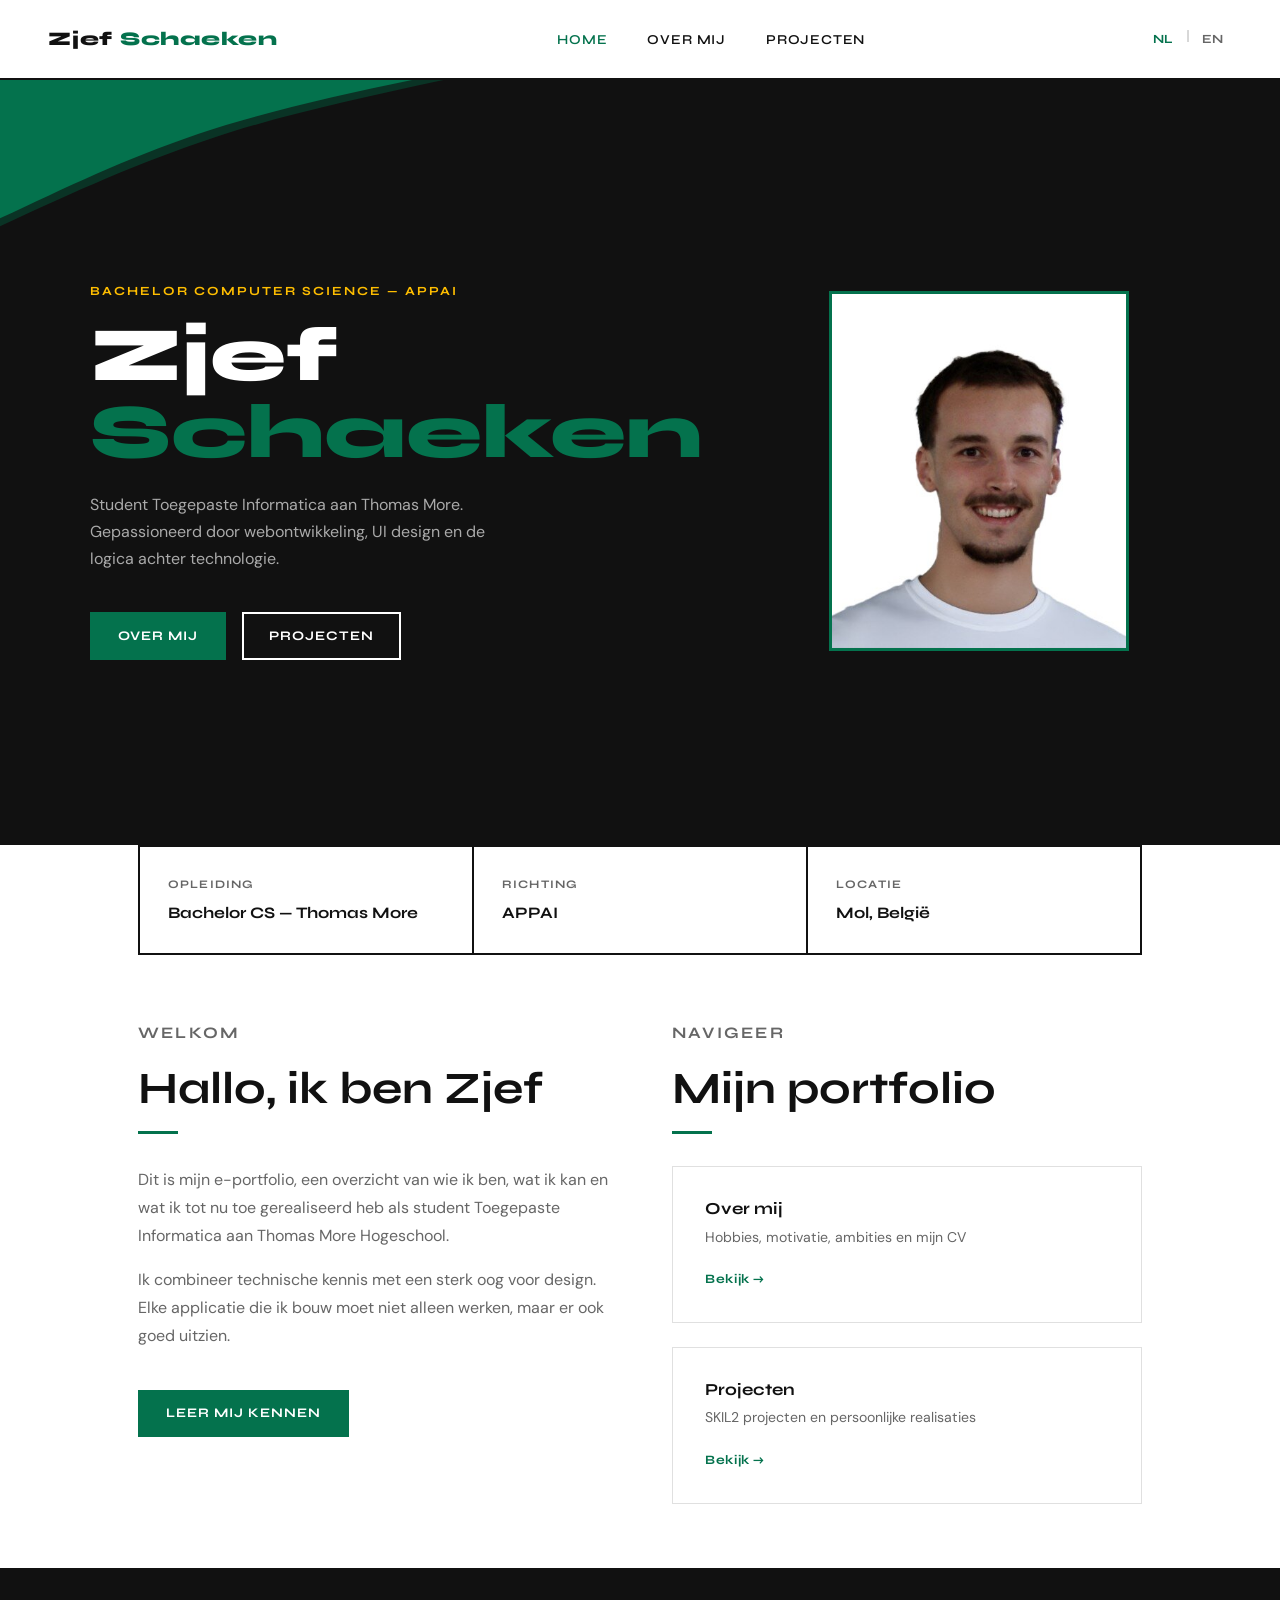
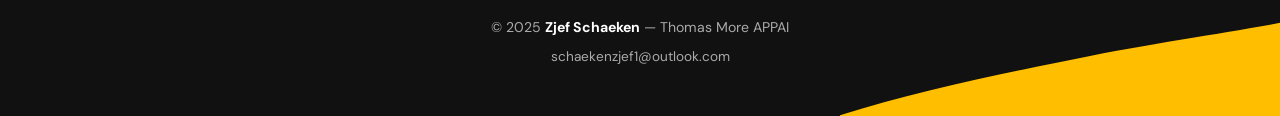
<file: index.html>
<!DOCTYPE html>
<html lang="nl">
<head>
  <meta charset="UTF-8" />
  <meta name="viewport" content="width=device-width, initial-scale=1.0" />
  <title>Zjef Schaeken — Portfolio</title>
  <link rel="icon" href="favicon.svg" type="image/svg+xml" />
  <link rel="stylesheet" href="css/base.css" />
  <link rel="stylesheet" href="css/nav.css" />
  <link rel="stylesheet" href="css/layout.css" />
  <link rel="stylesheet" href="css/components.css" />
  <link rel="stylesheet" href="css/home.css" />
</head>
<body>

  <!-- NAV -->
  <nav>
    <span class="nav-logo">Zjef <span>Schaeken</span></span>
    <ul class="nav-links">
      <li><a href="index.html">Home</a></li>
      <li><a href="about.html">Over mij</a></li>
      <li><a href="projects.html">Projecten</a></li>
    </ul>
    <div class="nav-right">
      <div class="nav-lang">
        <a href="index.html"    data-lang="nl">NL</a>
        <span>|</span>
        <a href="index_en.html" data-lang="en">EN</a>
      </div>
      <button class="nav-toggle"><span></span><span></span><span></span></button>
    </div>
  </nav>

  <div class="page-content">

    <!-- HERO -->
    <section class="hero has-wave fade-up">
      <img class="wave-green-tl" src="images/wave-green-tl.svg" alt="" />

      <div class="hero-inner">
        <div>
          <p class="hero-label">Bachelor Computer Science — APPAI</p>
          <h1 class="hero-name">Zjef<br><span class="hero-name-last">Schaeken</span></h1>
          <p class="hero-sub">
            Student Toegepaste Informatica aan Thomas More.
            Gepassioneerd door webontwikkeling, UI design en de logica achter technologie.
          </p>
          <div class="hero-btns">
            <a href="about.html" class="btn btn-green">Over mij</a>
            <a href="projects.html" class="btn btn-white">Projecten</a>
          </div>
        </div>

        <div class="hero-photo">
          <img src="images/foto.jpg" alt="Zjef Schaeken"
               onerror="this.outerHTML='<div class=\'hero-photo-placeholder\'>Voeg foto.jpg toe aan de map</div>'" />
        </div>
      </div>
    </section>

    <!-- INFO BLOKKEN -->
    <div style="max-width:1100px; margin:0 auto; padding:0 3rem">
      <div class="info-row fade-up">
        <div class="info-block">
          <div class="info-block-label">Opleiding</div>
          <div class="info-block-value">Bachelor CS — Thomas More</div>
        </div>
        <div class="info-block">
          <div class="info-block-label">Richting</div>
          <div class="info-block-value">APPAI</div>
        </div>
        <div class="info-block">
          <div class="info-block-label">Locatie</div>
          <div class="info-block-value">Mol, België</div>
        </div>
      </div>
    </div>

    <!-- INTRO -->
    <div style="max-width:1100px; margin:0 auto; padding:0 3rem">
      <div class="intro-grid">
        <div class="fade-up">
          <p class="section-label">Welkom</p>
          <h2 class="section-title">Hallo, ik ben Zjef</h2>
          <div class="title-line"></div>
          <p>
            Dit is mijn e-portfolio, een overzicht van wie ik ben,
            wat ik kan en wat ik tot nu toe gerealiseerd heb als student
            Toegepaste Informatica aan Thomas More Hogeschool.
          </p>
          <p>
            Ik combineer technische kennis met een sterk oog voor design.
            Elke applicatie die ik bouw moet niet alleen werken, maar er ook
            goed uitzien.
          </p>
          <a href="about.html" class="btn btn-green" style="margin-top:1.5rem">Leer mij kennen</a>
        </div>

        <div class="fade-up delay-2">
          <p class="section-label">Navigeer</p>
          <h2 class="section-title">Mijn portfolio</h2>
          <div class="title-line"></div>
          <div class="nav-cards-grid" style="grid-template-columns:1fr; margin-top:0">
            <a href="about.html" class="nav-card">
              <h3>Over mij</h3>
              <p>Hobbies, motivatie, ambities en mijn CV</p>
              <span class="nav-card-arrow">Bekijk →</span>
            </a>
            <a href="projects.html" class="nav-card">
              <h3>Projecten</h3>
              <p>SKIL2 projecten en persoonlijke realisaties</p>
              <span class="nav-card-arrow">Bekijk →</span>
            </a>
          </div>
        </div>
      </div>
    </div>

    <!-- FOOTER -->
    <div class="has-wave section-black" style="padding:3rem; text-align:center; position:relative; overflow:hidden">
      <img class="wave-orange-br" src="images/wave-orange-br.svg" alt="" />
      <div style="position:relative; z-index:1">
        <p style="color:#aaa; font-size:0.88rem">
          &copy; 2025 <strong style="color:white">Zjef Schaeken</strong> — Thomas More APPAI
        </p>
        <p style="margin-top:0.5rem; font-size:0.85rem; color:#555">
          <a href="mailto:schaekenzjef1@outlook.com" style="color:#aaa">schaekenzjef1@outlook.com</a>
        </p>
      </div>
    </div>

  </div>

  <script src="nav.js"></script>
</body>
</html>
</file>
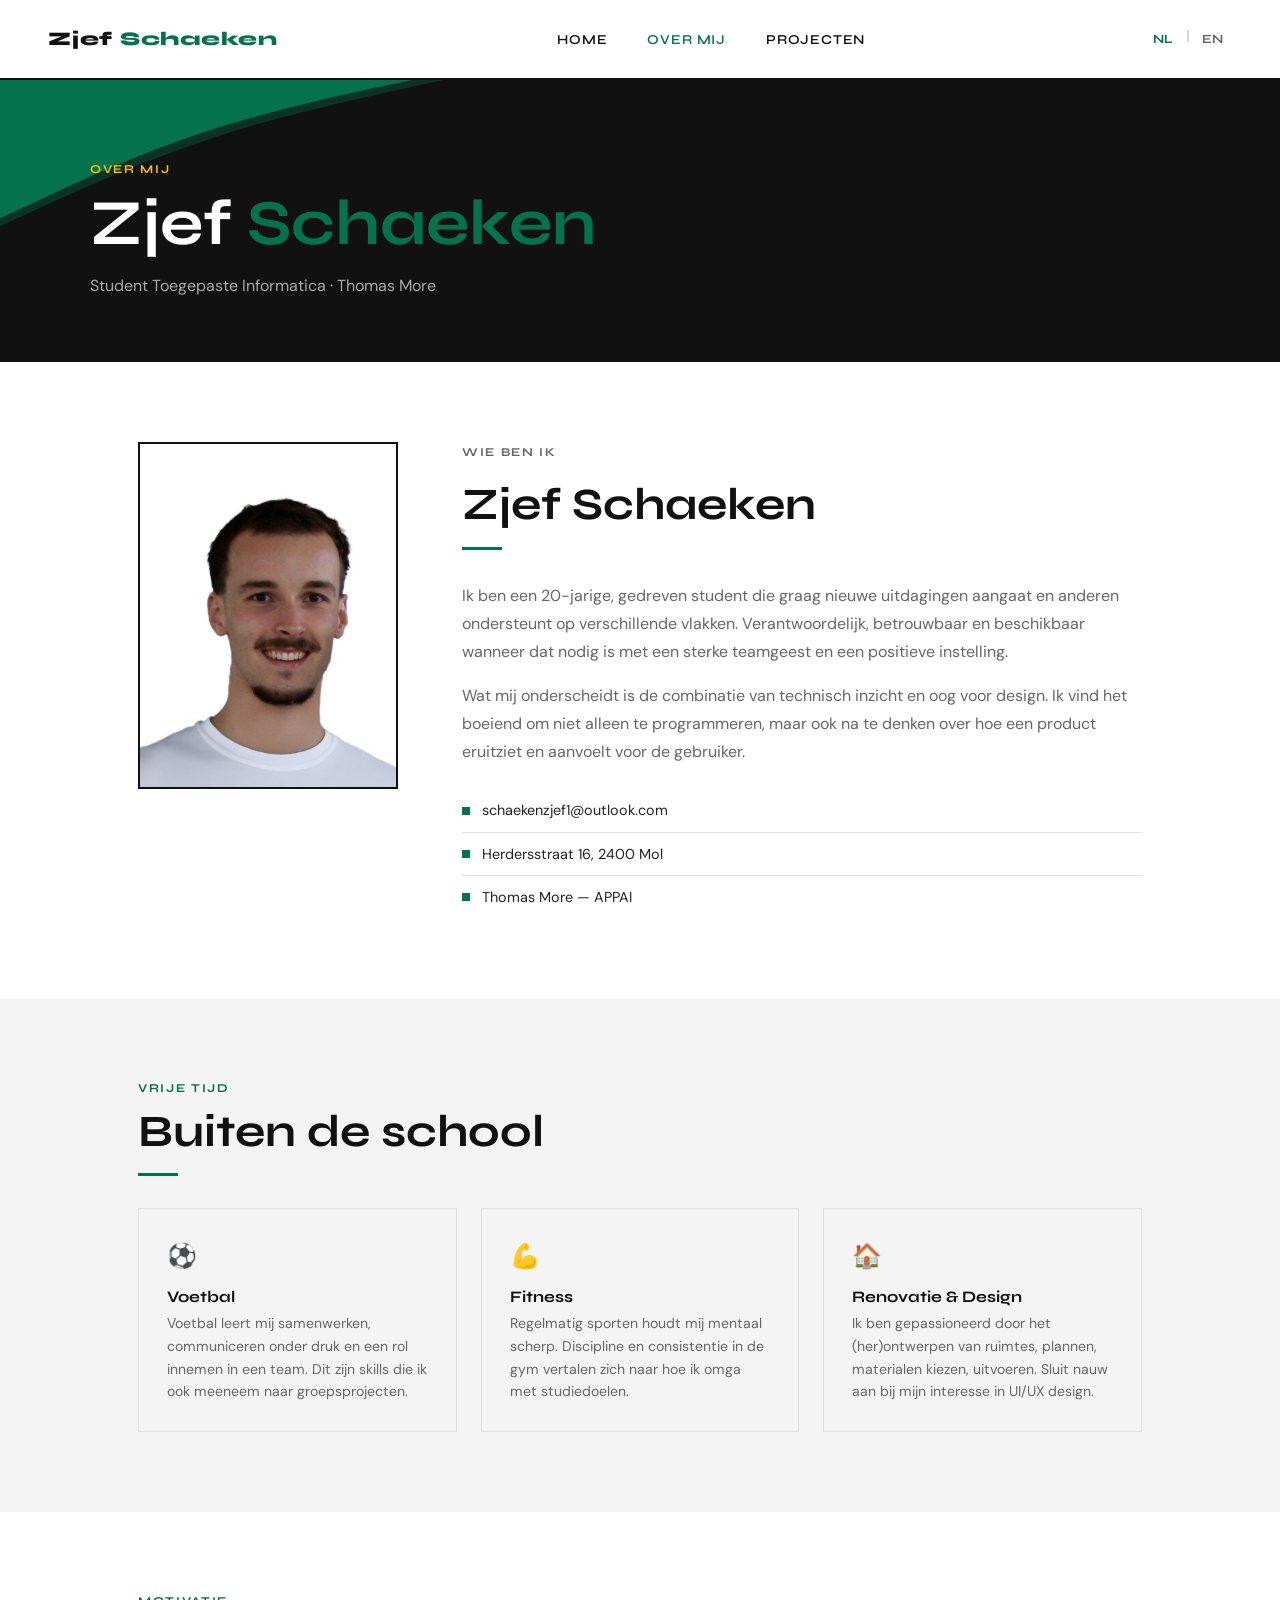
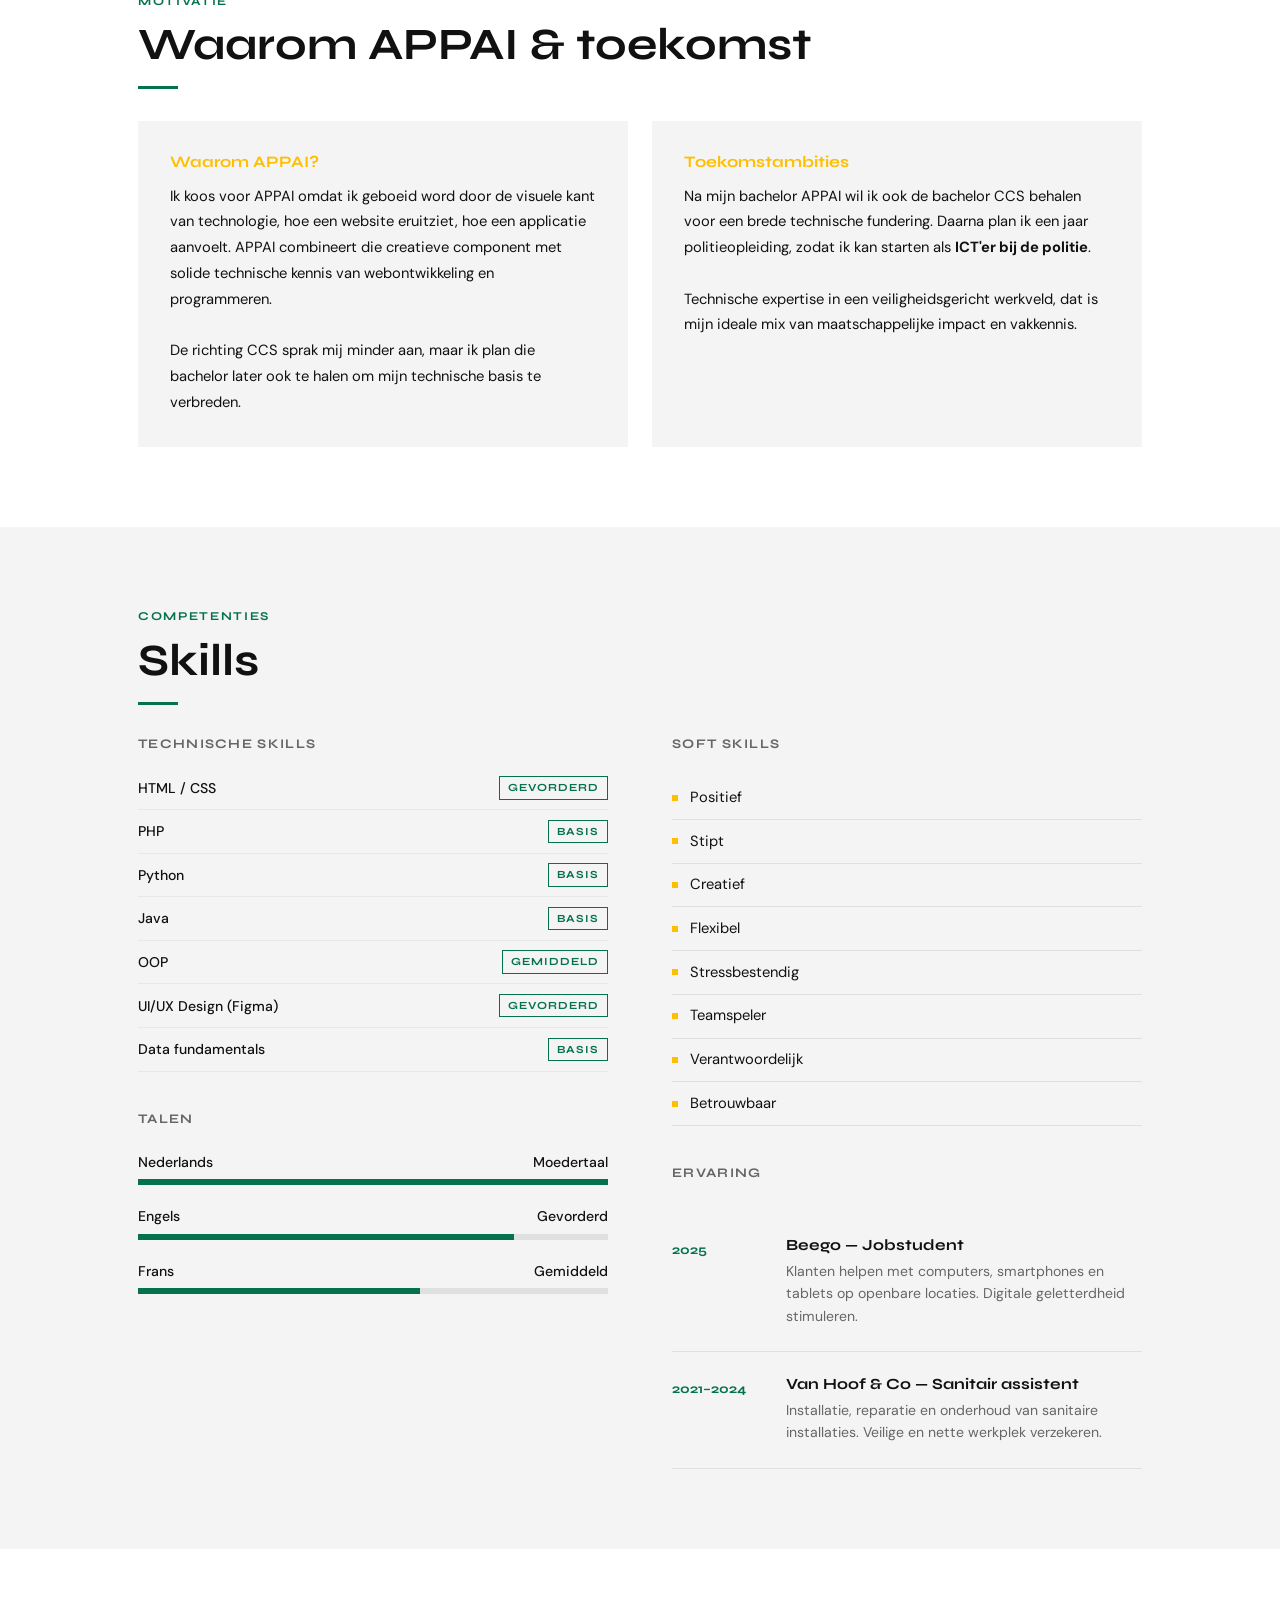
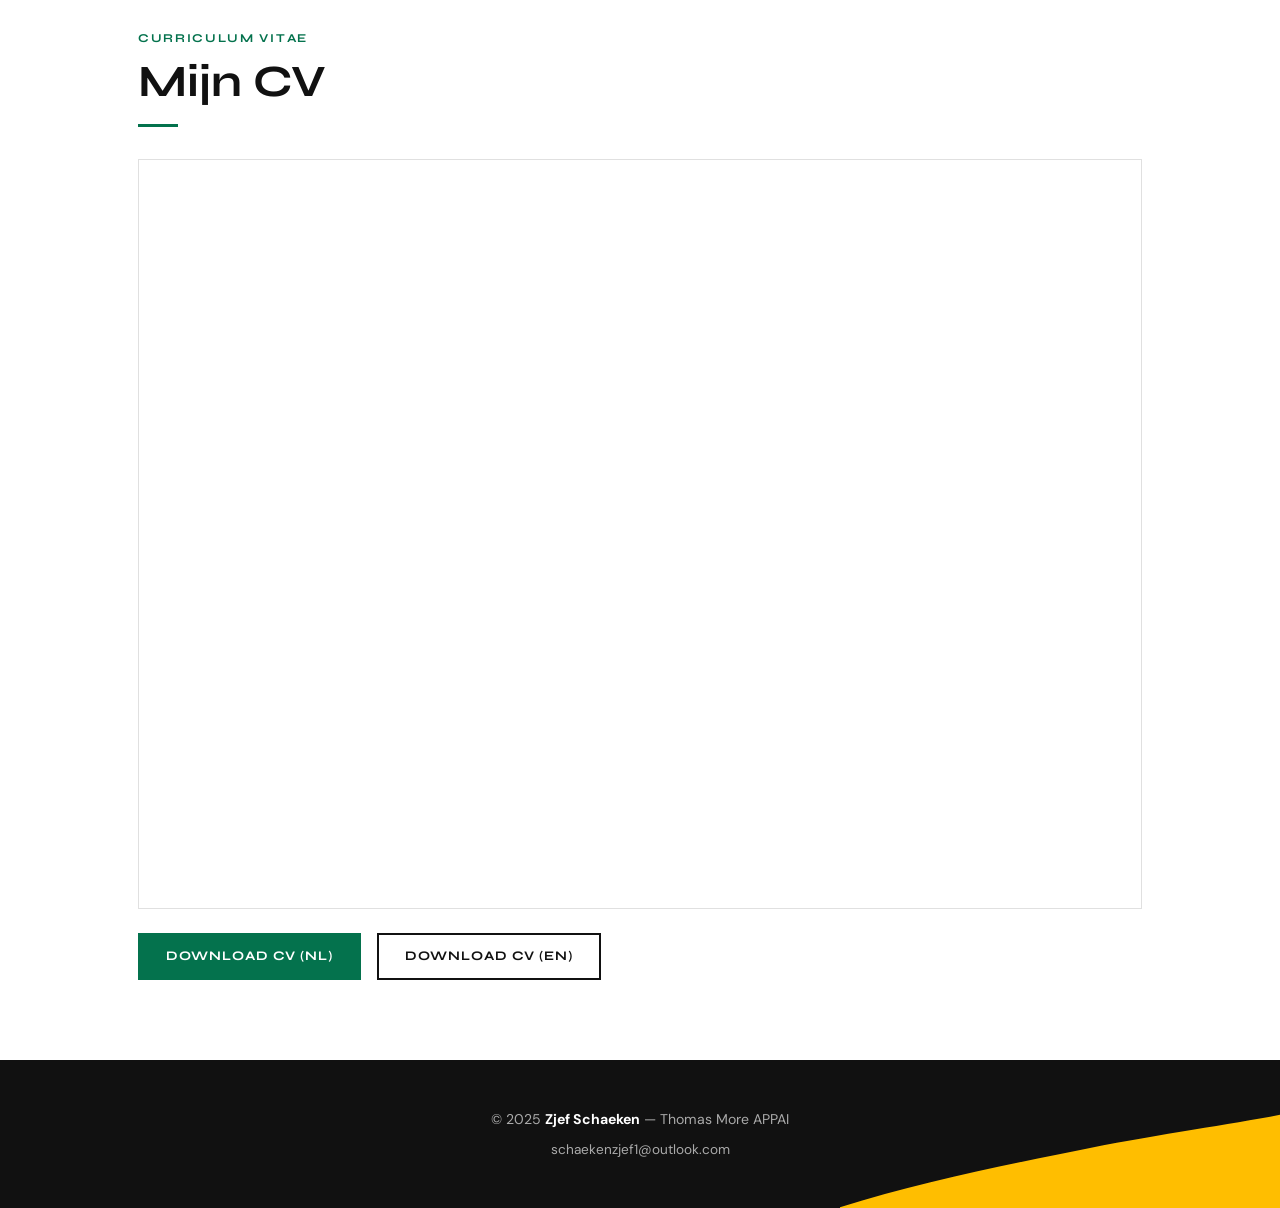
<file: about.html>
<!DOCTYPE html>
<html lang="nl">
<head>
  <meta charset="UTF-8" />
  <meta name="viewport" content="width=device-width, initial-scale=1.0" />
  <title>Over mij — Zjef Schaeken</title>
  <link rel="icon" href="favicon.svg" type="image/svg+xml" />
  <link rel="stylesheet" href="css/base.css" />
  <link rel="stylesheet" href="css/nav.css" />
  <link rel="stylesheet" href="css/layout.css" />
  <link rel="stylesheet" href="css/components.css" />
  <link rel="stylesheet" href="css/about.css" />
</head>
<body>

  <nav>
    <span class="nav-logo">Zjef <span>Schaeken</span></span>
    <ul class="nav-links">
      <li><a href="index.html">Home</a></li>
      <li><a href="about.html">Over mij</a></li>
      <li><a href="projects.html">Projecten</a></li>
    </ul>
    <div class="nav-right">
      <div class="nav-lang">
        <a href="about.html"    data-lang="nl">NL</a>
        <span>|</span>
        <a href="about_en.html" data-lang="en">EN</a>
      </div>
      <button class="nav-toggle"><span></span><span></span><span></span></button>
    </div>
  </nav>

  <div class="page-content">

    <!-- PAGE HEADER -->
    <header class="page-header has-wave fade-up">
      <img class="wave-green-tl" src="images/wave-green-tl.svg" alt="" />
      <div class="page-header-inner" style="position:relative;z-index:1">
        <p class="section-label" style="color:var(--orange)">Over mij</p>
        <h1>Zjef <span>Schaeken</span></h1>
        <p style="color:#aaa; margin-top:0.75rem">Student Toegepaste Informatica · Thomas More</p>
      </div>
    </header>

    <!-- INTRO MET FOTO -->
    <div class="section">
      <div class="about-intro">
        <div class="about-photo fade-up">
          <img src="images/foto.jpg" alt="Zjef Schaeken"
               onerror="this.outerHTML='<div class=\'about-photo-placeholder\'>foto.jpg</div>'" />
        </div>

        <div class="about-text fade-up delay-2">
          <p class="section-label">Wie ben ik</p>
          <h2 class="section-title">Zjef Schaeken</h2>
          <div class="title-line"></div>
          <p>
            Ik ben een 20-jarige, gedreven student die graag nieuwe uitdagingen aangaat
            en anderen ondersteunt op verschillende vlakken. Verantwoordelijk,
            betrouwbaar en beschikbaar wanneer dat nodig is met een sterke teamgeest
            en een positieve instelling.
          </p>
          <p>
            Wat mij onderscheidt is de combinatie van technisch inzicht en oog voor
            design. Ik vind het boeiend om niet alleen te programmeren, maar ook na te
            denken over hoe een product eruitziet en aanvoelt voor de gebruiker.
          </p>

          <ul class="contact-list">
            <li><span class="contact-icon"></span> schaekenzjef1@outlook.com</li>
            <li><span class="contact-icon"></span> Herdersstraat 16, 2400 Mol</li>
            <li><span class="contact-icon"></span> Thomas More — APPAI</li>
          </ul>
        </div>
      </div>
    </div>

    <!-- HOBBIES -->
    <div class="section-full section-gray has-wave" style="position:relative; overflow:hidden">
      <div class="section" style="padding-top:0; padding-bottom:0">
        <p class="section-label">Vrije tijd</p>
        <h2 class="section-title">Buiten de school</h2>
        <div class="title-line"></div>

        <div class="hobbies-grid">
          <div class="hobby-item fade-up delay-1">
            <div class="hobby-icon">⚽</div>
            <h3>Voetbal</h3>
            <p>Voetbal leert mij samenwerken, communiceren onder druk en
               een rol innemen in een team. Dit zijn skills die ik ook meeneem
               naar groepsprojecten.</p>
          </div>
          <div class="hobby-item fade-up delay-2">
            <div class="hobby-icon">💪</div>
            <h3>Fitness</h3>
            <p>Regelmatig sporten houdt mij mentaal scherp. Discipline
               en consistentie in de gym vertalen zich naar hoe ik omga
               met studiedoelen.</p>
          </div>
          <div class="hobby-item fade-up delay-3">
            <div class="hobby-icon">🏠</div>
            <h3>Renovatie &amp; Design</h3>
            <p>Ik ben gepassioneerd door het (her)ontwerpen van ruimtes,
               plannen, materialen kiezen, uitvoeren. Sluit nauw aan bij
               mijn interesse in UI/UX design.</p>
          </div>
        </div>
      </div>
    </div>

    <!-- MOTIVATIE -->
    <div class="section">
      <p class="section-label">Motivatie</p>
      <h2 class="section-title">Waarom APPAI &amp; toekomst</h2>
      <div class="title-line"></div>

      <div class="motivation-grid">
        <div class="motivation-block fade-up delay-1">
          <h3>Waarom APPAI?</h3>
          <p>
            Ik koos voor APPAI omdat ik geboeid word door de visuele kant
            van technologie, hoe een website eruitziet, hoe een applicatie
            aanvoelt. APPAI combineert die creatieve component met solide
            technische kennis van webontwikkeling en programmeren.
            <br><br>
            De richting CCS sprak mij minder aan, maar ik plan die bachelor
            later ook te halen om mijn technische basis te verbreden.
          </p>
        </div>
        <div class="motivation-block fade-up delay-2">
          <h3>Toekomstambities</h3>
          <p>
            Na mijn bachelor APPAI wil ik ook de bachelor CCS behalen voor
            een brede technische fundering. Daarna plan ik een jaar
            politieopleiding, zodat ik kan starten als
            <strong>ICT'er bij de politie</strong>.
            <br><br>
            Technische expertise in een veiligheidsgericht werkveld,
            dat is mijn ideale mix van maatschappelijke impact en vakkennis.
          </p>
        </div>
      </div>
    </div>

    <!-- SKILLS -->
    <div class="section-full section-gray">
      <div class="section" style="padding-top:0; padding-bottom:0">
        <p class="section-label">Competenties</p>
        <h2 class="section-title">Skills</h2>
        <div class="title-line"></div>

        <div class="skills-grid">
          <div class="skills-col">
            <h3>Technische skills</h3>

            <div class="skill-item">
              <div class="skill-label"><span>HTML / CSS</span><span class="skill-tag">Gevorderd</span></div>
            </div>
            <div class="skill-item">
              <div class="skill-label"><span>PHP</span><span class="skill-tag">Basis</span></div>
            </div>
            <div class="skill-item">
              <div class="skill-label"><span>Python</span><span class="skill-tag">Basis</span></div>
            </div>
            <div class="skill-item">
              <div class="skill-label"><span>Java</span><span class="skill-tag">Basis</span></div>
            </div>
            <div class="skill-item">
              <div class="skill-label"><span>OOP</span><span class="skill-tag">Gemiddeld</span></div>
            </div>
            <div class="skill-item">
              <div class="skill-label"><span>UI/UX Design (Figma)</span><span class="skill-tag">Gevorderd</span></div>
            </div>
            <div class="skill-item">
              <div class="skill-label"><span>Data fundamentals</span><span class="skill-tag">Basis</span></div>
            </div>

            <h3 style="margin-top:2.5rem">Talen</h3>
            <div class="skill-item">
              <div class="skill-label"><span>Nederlands</span><span>Moedertaal</span></div>
              <div class="skill-track"><div class="skill-fill" data-width="100"></div></div>
            </div>
            <div class="skill-item">
              <div class="skill-label"><span>Engels</span><span>Gevorderd</span></div>
              <div class="skill-track"><div class="skill-fill" data-width="80"></div></div>
            </div>
            <div class="skill-item">
              <div class="skill-label"><span>Frans</span><span>Gemiddeld</span></div>
              <div class="skill-track"><div class="skill-fill" data-width="60"></div></div>
            </div>
          </div>

          <div class="skills-col">
            <h3>Soft skills</h3>
            <ul class="soft-list">
              <li>Positief</li>
              <li>Stipt</li>
              <li>Creatief</li>
              <li>Flexibel</li>
              <li>Stressbestendig</li>
              <li>Teamspeler</li>
              <li>Verantwoordelijk</li>
              <li>Betrouwbaar</li>
            </ul>

            <h3 style="margin-top:2.5rem">Ervaring</h3>
            <div class="timeline">
              <div class="timeline-item">
                <span class="timeline-year">2025</span>
                <div>
                  <h4>Beego — Jobstudent</h4>
                  <p>Klanten helpen met computers, smartphones en tablets
                     op openbare locaties. Digitale geletterdheid stimuleren.</p>
                </div>
              </div>
              <div class="timeline-item">
                <span class="timeline-year">2021–2024</span>
                <div>
                  <h4>Van Hoof &amp; Co — Sanitair assistent</h4>
                  <p>Installatie, reparatie en onderhoud van sanitaire
                     installaties. Veilige en nette werkplek verzekeren.</p>
                </div>
              </div>
            </div>
          </div>
        </div>
      </div>
    </div>

    <!-- CV -->
    <div class="section">
      <p class="section-label">Curriculum Vitae</p>
      <h2 class="section-title">Mijn CV</h2>
      <div class="title-line"></div>

      <iframe class="cv-viewer"
              src="CV_Zjef_Schaeken_NL.pdf"
              title="CV Zjef Schaeken">
        <a href="CV_Zjef_Schaeken_NL.pdf">Download CV</a>
      </iframe>

      <div class="cv-btns">
        <a href="CV_Zjef_Schaeken_NL.pdf" download="CV_Zjef_Schaeken_NL.pdf" class="btn btn-green">
          Download CV (NL)
        </a>
        <a href="CV_Zjef_Schaeken_EN.pdf" download="CV_Zjef_Schaeken_EN.pdf" class="btn">
          Download CV (EN)
        </a>
      </div>
    </div>

    <!-- FOOTER -->
    <div class="has-wave section-black" style="padding:3rem; text-align:center; position:relative; overflow:hidden">
      <img class="wave-orange-br" src="images/wave-orange-br.svg" alt="" />
      <div style="position:relative;z-index:1">
        <p style="color:#aaa; font-size:0.88rem">
          &copy; 2025 <strong style="color:white">Zjef Schaeken</strong> — Thomas More APPAI
        </p>
        <p style="margin-top:0.5rem; font-size:0.85rem; color:#555">
          <a href="mailto:schaekenzjef1@outlook.com" style="color:#aaa">schaekenzjef1@outlook.com</a>
        </p>
      </div>
    </div>

  </div>

  <script src="nav.js"></script>
</body>
</html>
</file>
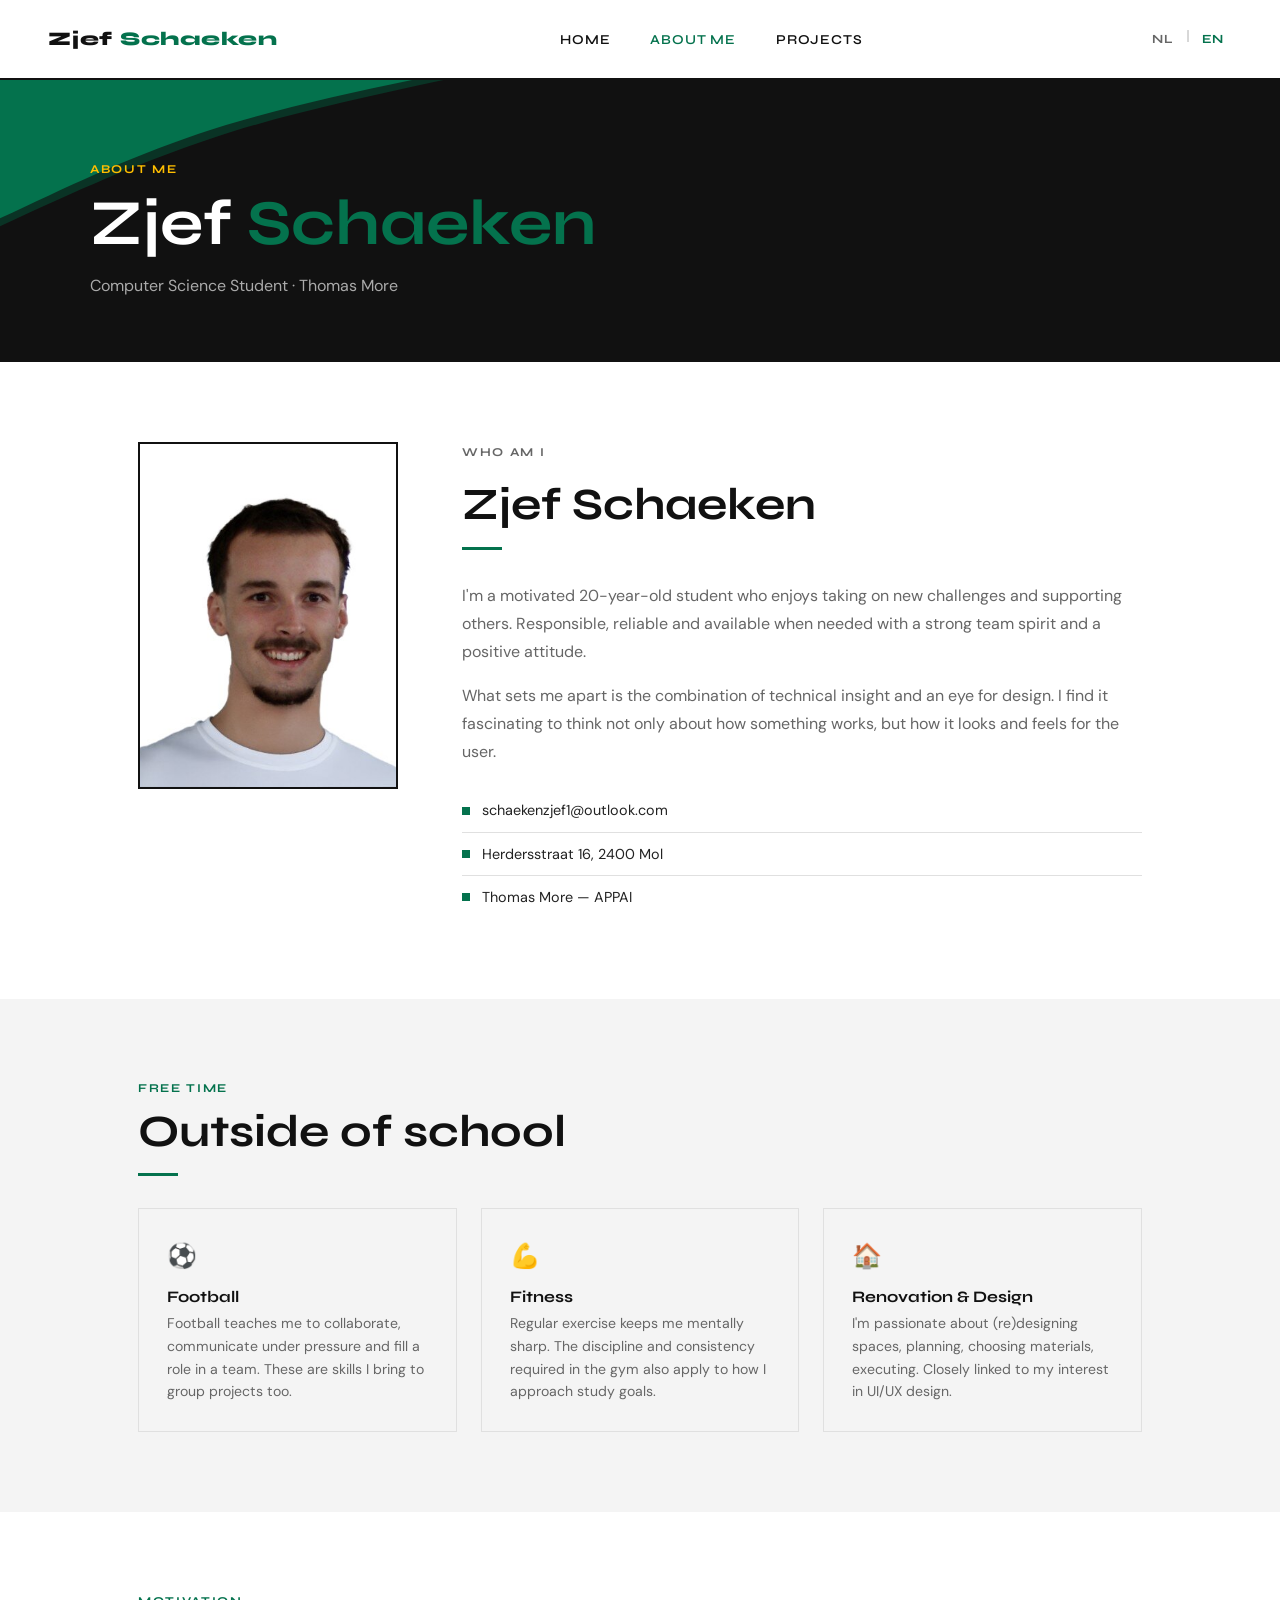
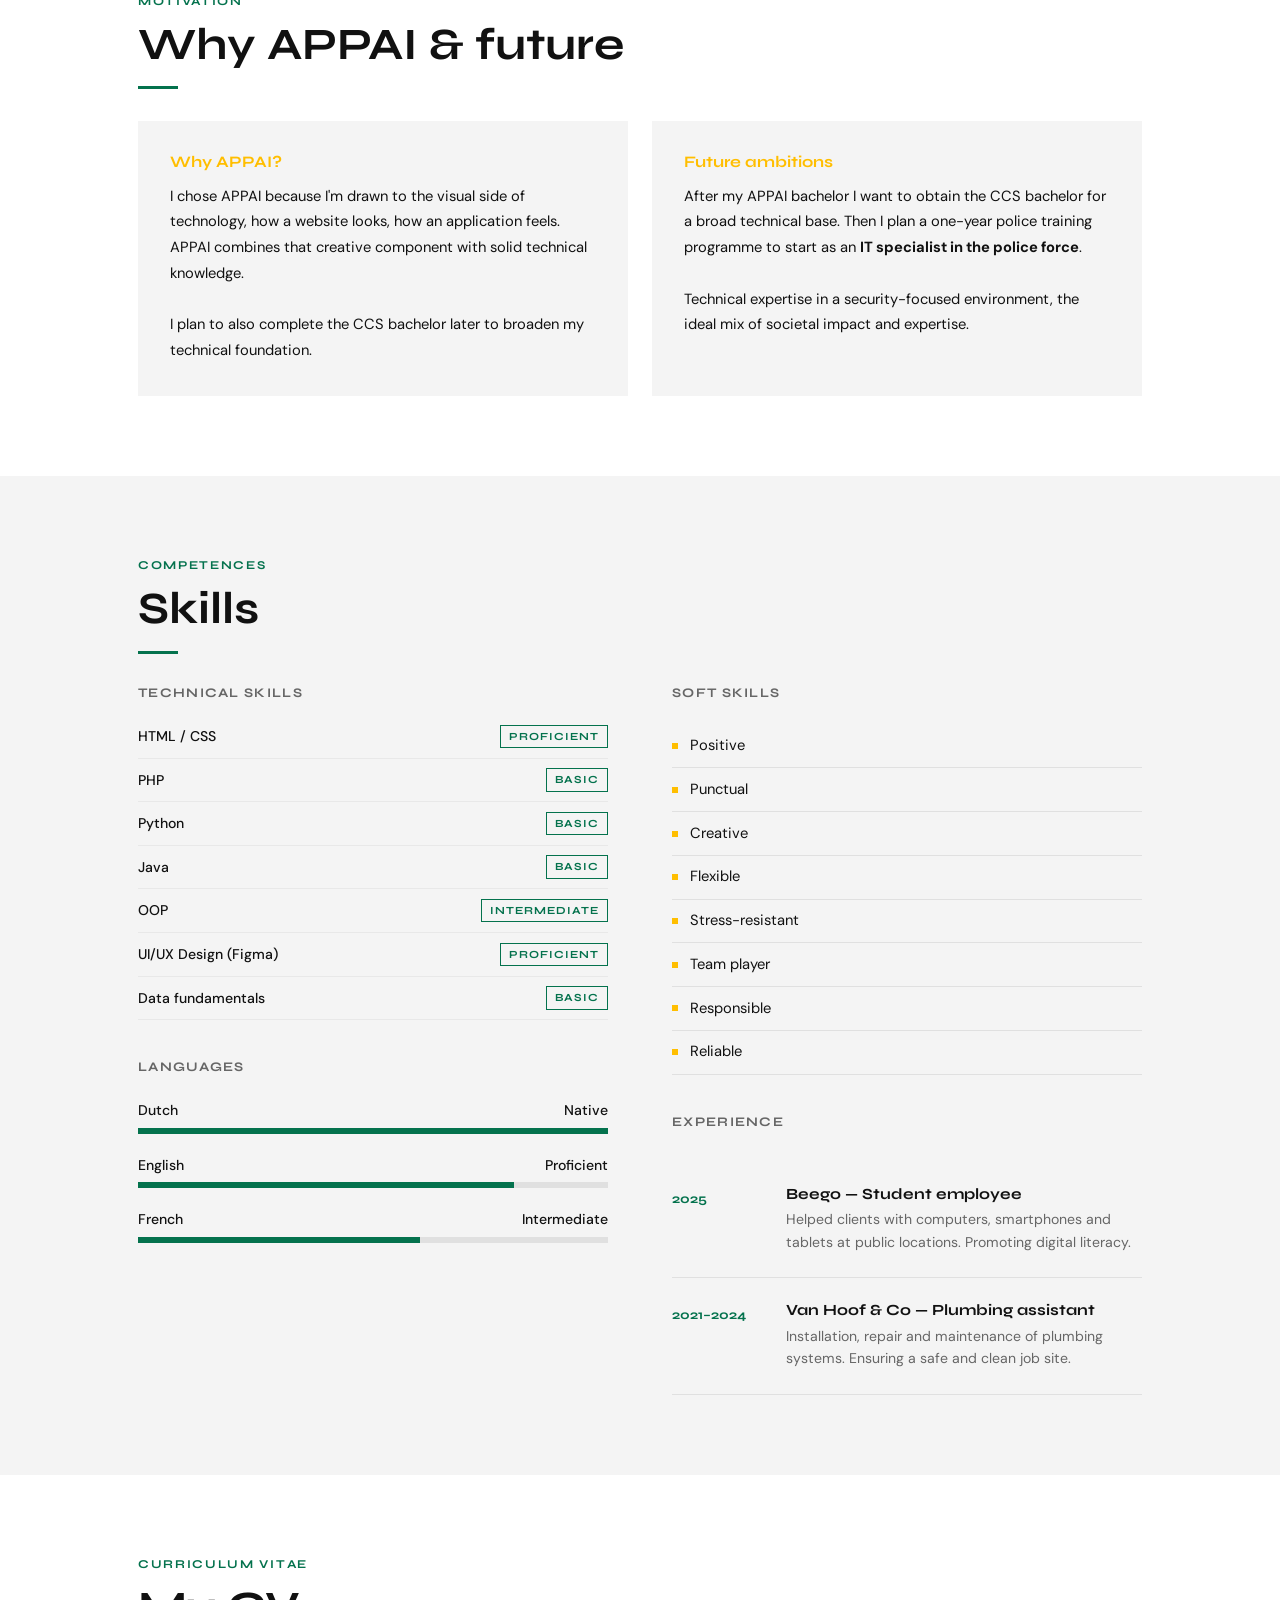
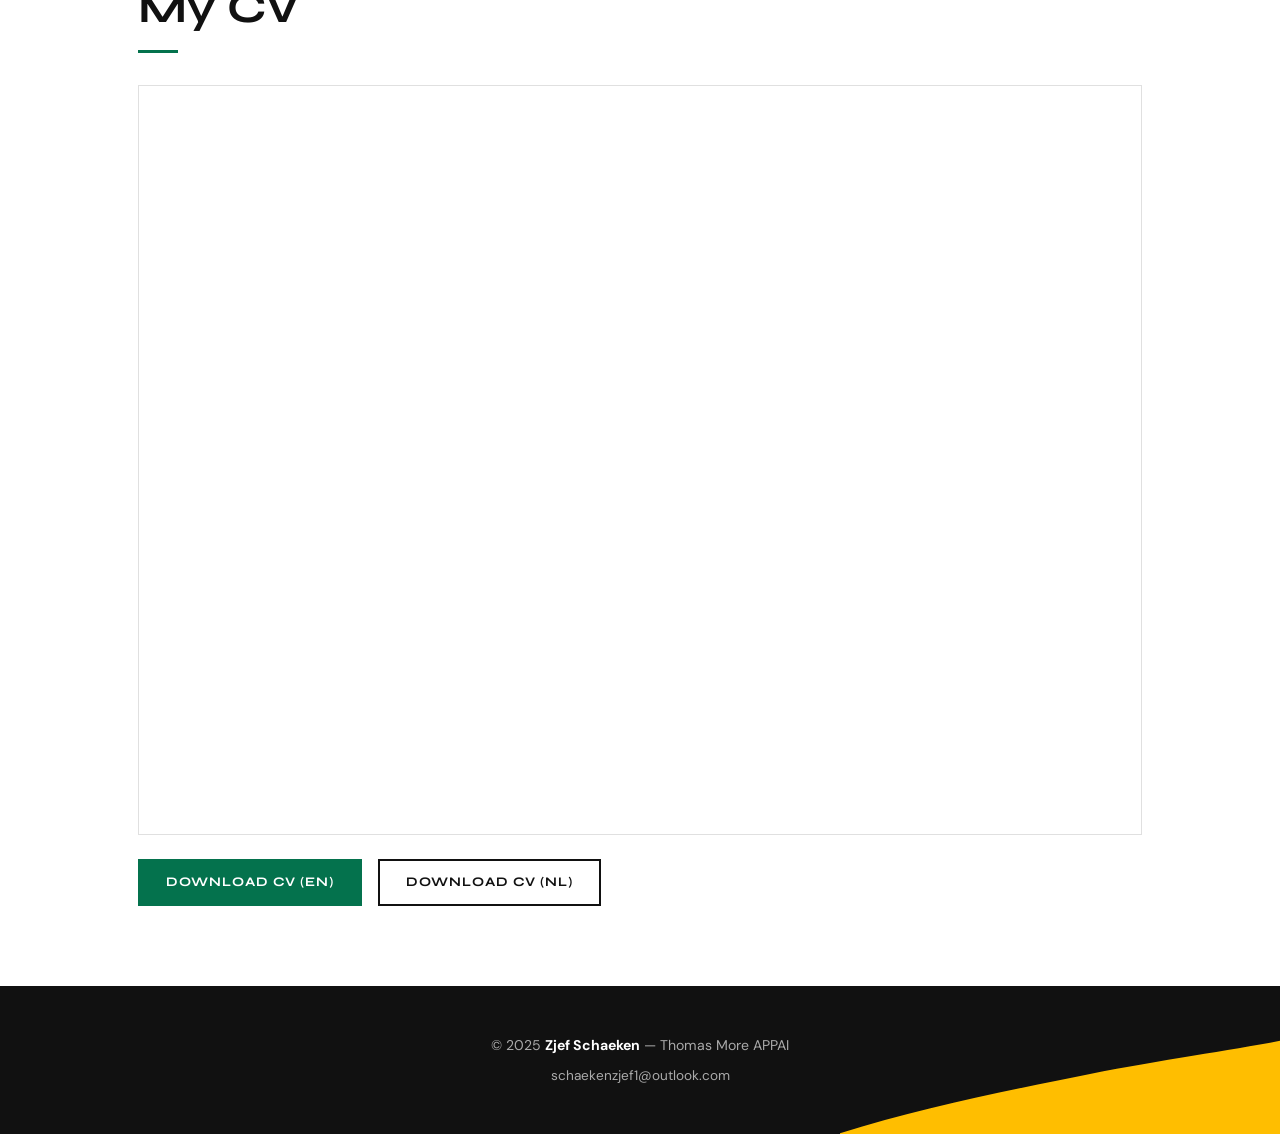
<file: about_en.html>
<!DOCTYPE html>
<html lang="en">
<head>
  <meta charset="UTF-8" />
  <meta name="viewport" content="width=device-width, initial-scale=1.0" />
  <title>About me — Zjef Schaeken</title>
  <link rel="icon" href="favicon.svg" type="image/svg+xml" />
  <link rel="stylesheet" href="css/base.css" />
  <link rel="stylesheet" href="css/nav.css" />
  <link rel="stylesheet" href="css/layout.css" />
  <link rel="stylesheet" href="css/components.css" />
  <link rel="stylesheet" href="css/about.css" />
</head>
<body>

  <nav>
    <span class="nav-logo">Zjef <span>Schaeken</span></span>
    <ul class="nav-links">
      <li><a href="index_en.html">Home</a></li>
      <li><a href="about_en.html">About me</a></li>
      <li><a href="projects_en.html">Projects</a></li>
    </ul>
    <div class="nav-right">
      <div class="nav-lang">
        <a href="about.html"    data-lang="nl">NL</a>
        <span>|</span>
        <a href="about_en.html" data-lang="en">EN</a>
      </div>
      <button class="nav-toggle"><span></span><span></span><span></span></button>
    </div>
  </nav>

  <div class="page-content">

    <!-- PAGE HEADER -->
    <header class="page-header has-wave fade-up">
      <img class="wave-green-tl" src="images/wave-green-tl.svg" alt="" />
      <div class="page-header-inner" style="position:relative;z-index:1">
        <p class="section-label" style="color:var(--orange)">About me</p>
        <h1>Zjef <span>Schaeken</span></h1>
        <p style="color:#aaa; margin-top:0.75rem">Computer Science Student · Thomas More</p>
      </div>
    </header>

    <!-- INTRO WITH PHOTO -->
    <div class="section">
      <div class="about-intro">
        <div class="about-photo fade-up">
          <img src="images/foto.jpg" alt="Zjef Schaeken"
               onerror="this.outerHTML='<div class=\'about-photo-placeholder\'>foto.jpg</div>'" />
        </div>

        <div class="about-text fade-up delay-2">
          <p class="section-label">Who am I</p>
          <h2 class="section-title">Zjef Schaeken</h2>
          <div class="title-line"></div>
          <p>I'm a motivated 20-year-old student who enjoys taking on new challenges and
             supporting others. Responsible, reliable and available when needed with a
             strong team spirit and a positive attitude.</p>
          <p>What sets me apart is the combination of technical insight and an eye for design.
             I find it fascinating to think not only about how something works, but how it
             looks and feels for the user.</p>

          <ul class="contact-list">
            <li><span class="contact-icon"></span> schaekenzjef1@outlook.com</li>
            <li><span class="contact-icon"></span> Herdersstraat 16, 2400 Mol</li>
            <li><span class="contact-icon"></span> Thomas More — APPAI</li>
          </ul>
        </div>
      </div>
    </div>

    <!-- HOBBIES -->
    <div class="section-full section-gray has-wave" style="position:relative; overflow:hidden">
      <div class="section" style="padding-top:0; padding-bottom:0">
        <p class="section-label">Free time</p>
        <h2 class="section-title">Outside of school</h2>
        <div class="title-line"></div>

        <div class="hobbies-grid">
          <div class="hobby-item fade-up delay-1">
            <div class="hobby-icon">⚽</div>
            <h3>Football</h3>
            <p>Football teaches me to collaborate, communicate under pressure and fill a role
               in a team. These are skills I bring to group projects too.</p>
          </div>
          <div class="hobby-item fade-up delay-2">
            <div class="hobby-icon">💪</div>
            <h3>Fitness</h3>
            <p>Regular exercise keeps me mentally sharp. The discipline and consistency
               required in the gym also apply to how I approach study goals.</p>
          </div>
          <div class="hobby-item fade-up delay-3">
            <div class="hobby-icon">🏠</div>
            <h3>Renovation &amp; Design</h3>
            <p>I'm passionate about (re)designing spaces, planning, choosing materials,
               executing. Closely linked to my interest in UI/UX design.</p>
          </div>
        </div>
      </div>
    </div>

    <!-- MOTIVATION -->
    <div class="section">
      <p class="section-label">Motivation</p>
      <h2 class="section-title">Why APPAI &amp; future</h2>
      <div class="title-line"></div>

      <div class="motivation-grid">
        <div class="motivation-block fade-up delay-1">
          <h3>Why APPAI?</h3>
          <p>
            I chose APPAI because I'm drawn to the visual side of technology, how a website
            looks, how an application feels. APPAI combines that creative component with solid
            technical knowledge.
            <br><br>
            I plan to also complete the CCS bachelor later to broaden my technical foundation.
          </p>
        </div>
        <div class="motivation-block fade-up delay-2">
          <h3>Future ambitions</h3>
          <p>
            After my APPAI bachelor I want to obtain the CCS bachelor for a broad technical
            base. Then I plan a one-year police training programme to start as an
            <strong>IT specialist in the police force</strong>.
            <br><br>
            Technical expertise in a security-focused environment, the ideal mix of societal
            impact and expertise.
          </p>
        </div>
      </div>
    </div>

    <!-- SKILLS -->
    <div class="section-full section-gray">
      <div class="section" style="padding-top:0; padding-bottom:0">
        <p class="section-label">Competences</p>
        <h2 class="section-title">Skills</h2>
        <div class="title-line"></div>

        <div class="skills-grid">
          <div class="skills-col">
            <h3>Technical skills</h3>

            <div class="skill-item"><div class="skill-label"><span>HTML / CSS</span><span class="skill-tag">Proficient</span></div></div>
            <div class="skill-item"><div class="skill-label"><span>PHP</span><span class="skill-tag">Basic</span></div></div>
            <div class="skill-item"><div class="skill-label"><span>Python</span><span class="skill-tag">Basic</span></div></div>
            <div class="skill-item"><div class="skill-label"><span>Java</span><span class="skill-tag">Basic</span></div></div>
            <div class="skill-item"><div class="skill-label"><span>OOP</span><span class="skill-tag">Intermediate</span></div></div>
            <div class="skill-item"><div class="skill-label"><span>UI/UX Design (Figma)</span><span class="skill-tag">Proficient</span></div></div>
            <div class="skill-item"><div class="skill-label"><span>Data fundamentals</span><span class="skill-tag">Basic</span></div></div>

            <h3 style="margin-top:2.5rem">Languages</h3>
            <div class="skill-item">
              <div class="skill-label"><span>Dutch</span><span>Native</span></div>
              <div class="skill-track"><div class="skill-fill" data-width="100"></div></div>
            </div>
            <div class="skill-item">
              <div class="skill-label"><span>English</span><span>Proficient</span></div>
              <div class="skill-track"><div class="skill-fill" data-width="80"></div></div>
            </div>
            <div class="skill-item">
              <div class="skill-label"><span>French</span><span>Intermediate</span></div>
              <div class="skill-track"><div class="skill-fill" data-width="60"></div></div>
            </div>
          </div>

          <div class="skills-col">
            <h3>Soft skills</h3>
            <ul class="soft-list">
              <li>Positive</li>
              <li>Punctual</li>
              <li>Creative</li>
              <li>Flexible</li>
              <li>Stress-resistant</li>
              <li>Team player</li>
              <li>Responsible</li>
              <li>Reliable</li>
            </ul>

            <h3 style="margin-top:2.5rem">Experience</h3>
            <div class="timeline">
              <div class="timeline-item">
                <span class="timeline-year">2025</span>
                <div>
                  <h4>Beego — Student employee</h4>
                  <p>Helped clients with computers, smartphones and tablets at public
                     locations. Promoting digital literacy.</p>
                </div>
              </div>
              <div class="timeline-item">
                <span class="timeline-year">2021–2024</span>
                <div>
                  <h4>Van Hoof &amp; Co — Plumbing assistant</h4>
                  <p>Installation, repair and maintenance of plumbing systems. Ensuring
                     a safe and clean job site.</p>
                </div>
              </div>
            </div>
          </div>
        </div>
      </div>
    </div>

    <!-- CV -->
    <div class="section">
      <p class="section-label">Curriculum Vitae</p>
      <h2 class="section-title">My CV</h2>
      <div class="title-line"></div>

      <iframe class="cv-viewer"
              src="CV_Zjef_Schaeken_EN.pdf"
              title="CV Zjef Schaeken EN">
        <a href="CV_Zjef_Schaeken_EN.pdf">Download CV</a>
      </iframe>

      <div class="cv-btns">
        <a href="CV_Zjef_Schaeken_EN.pdf" download="CV_Zjef_Schaeken_EN.pdf" class="btn btn-green">Download CV (EN)</a>
        <a href="CV_Zjef_Schaeken_NL.pdf" download="CV_Zjef_Schaeken_NL.pdf" class="btn">Download CV (NL)</a>
      </div>
    </div>

    <!-- FOOTER -->
    <div class="has-wave section-black" style="padding:3rem; text-align:center; position:relative; overflow:hidden">
      <img class="wave-orange-br" src="images/wave-orange-br.svg" alt="" />
      <div style="position:relative;z-index:1">
        <p style="color:#aaa; font-size:0.88rem">
          &copy; 2025 <strong style="color:white">Zjef Schaeken</strong> — Thomas More APPAI
        </p>
        <p style="margin-top:0.5rem; font-size:0.85rem; color:#555">
          <a href="mailto:schaekenzjef1@outlook.com" style="color:#aaa">schaekenzjef1@outlook.com</a>
        </p>
      </div>
    </div>

  </div>

  <script src="nav.js"></script>
</body>
</html>
</file>
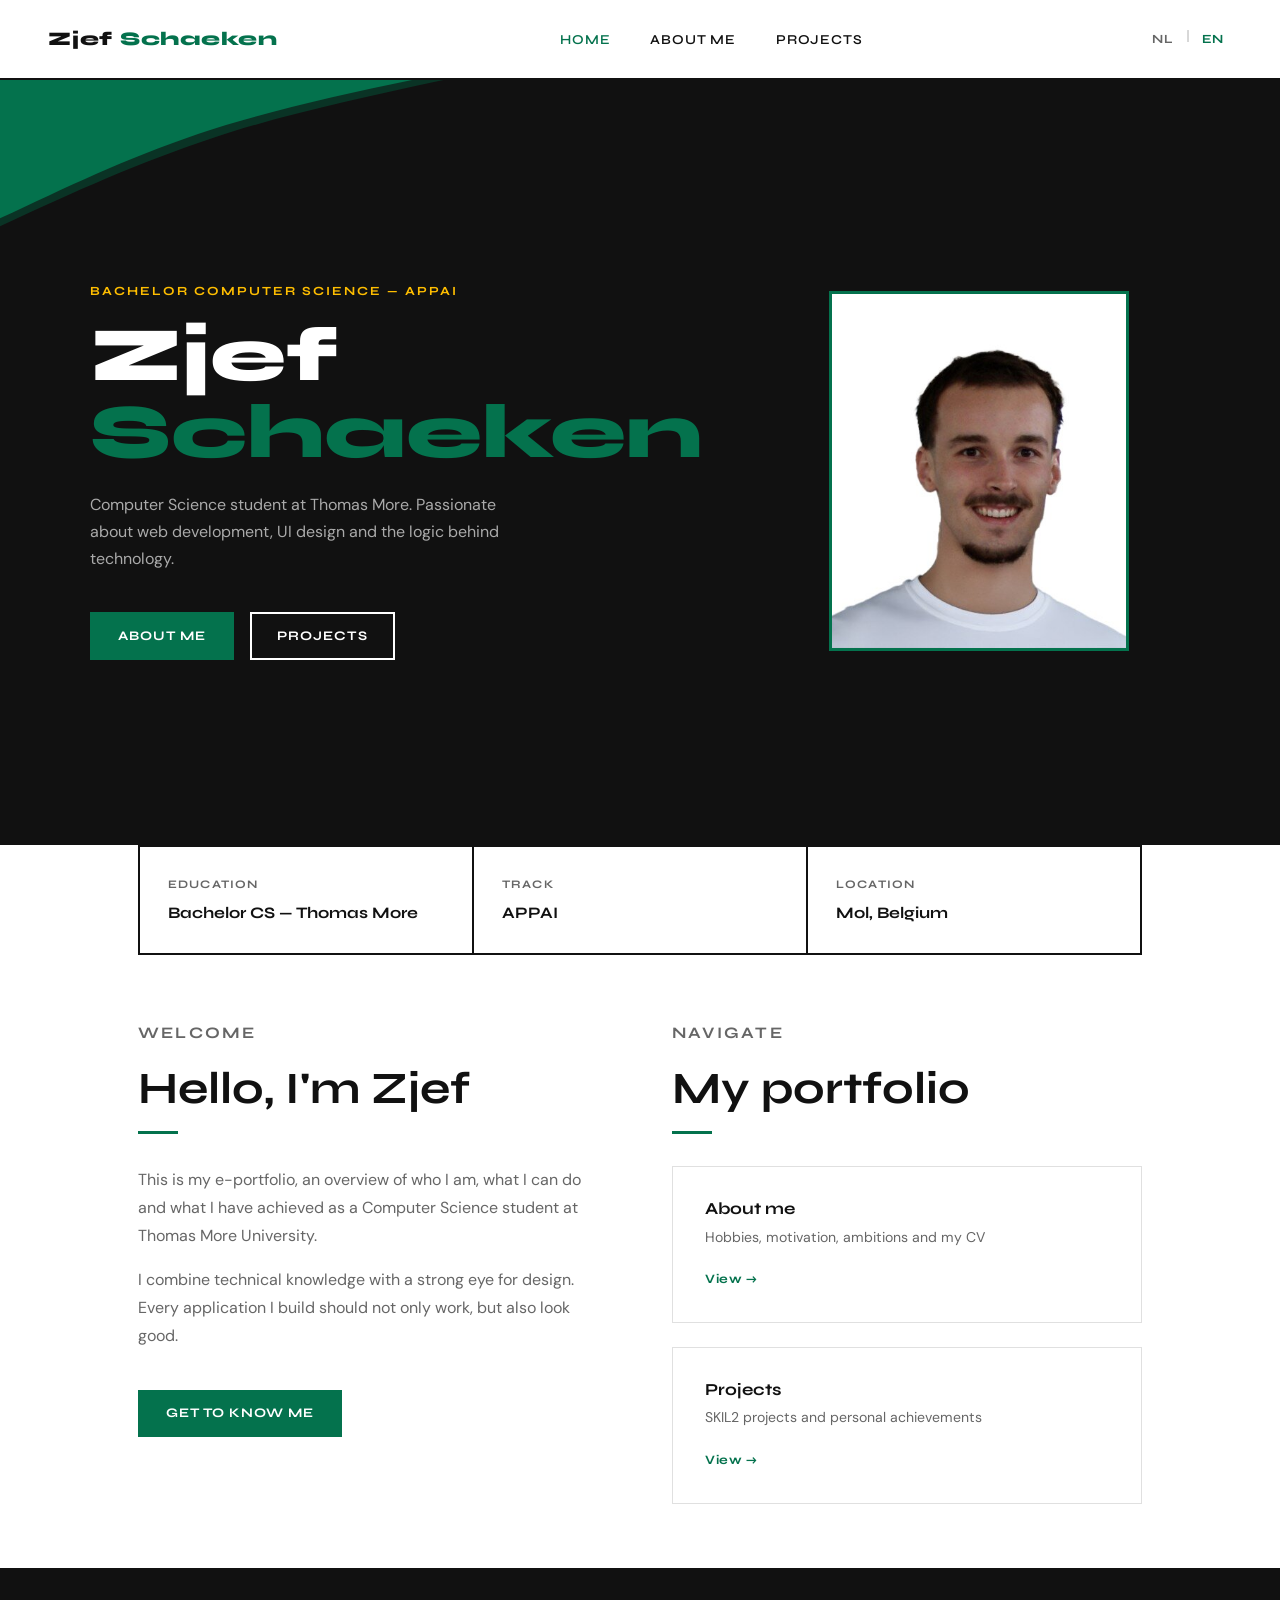
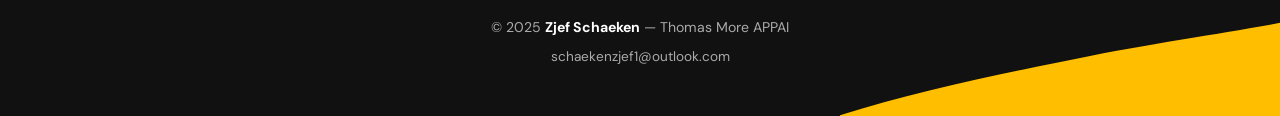
<file: index_en.html>
<!DOCTYPE html>
<html lang="en">
<head>
  <meta charset="UTF-8" />
  <meta name="viewport" content="width=device-width, initial-scale=1.0" />
  <title>Zjef Schaeken — Portfolio</title>
  <link rel="icon" href="favicon.svg" type="image/svg+xml" />
  <link rel="stylesheet" href="css/base.css" />
  <link rel="stylesheet" href="css/nav.css" />
  <link rel="stylesheet" href="css/layout.css" />
  <link rel="stylesheet" href="css/components.css" />
  <link rel="stylesheet" href="css/home.css" />
</head>
<body>

  <!-- NAV -->
  <nav>
    <span class="nav-logo">Zjef <span>Schaeken</span></span>
    <ul class="nav-links">
      <li><a href="index_en.html">Home</a></li>
      <li><a href="about_en.html">About me</a></li>
      <li><a href="projects_en.html">Projects</a></li>
    </ul>
    <div class="nav-right">
      <div class="nav-lang">
        <a href="index.html"    data-lang="nl">NL</a>
        <span>|</span>
        <a href="index_en.html" data-lang="en">EN</a>
      </div>
      <button class="nav-toggle"><span></span><span></span><span></span></button>
    </div>
  </nav>

  <div class="page-content">

    <!-- HERO -->
    <section class="hero has-wave fade-up">
      <img class="wave-green-tl" src="images/wave-green-tl.svg" alt="" />

      <div class="hero-inner">
        <div>
          <p class="hero-label">Bachelor Computer Science — APPAI</p>
          <h1 class="hero-name">Zjef<br><span class="hero-name-last">Schaeken</span></h1>
          <p class="hero-sub">
            Computer Science student at Thomas More. Passionate about web development,
            UI design and the logic behind technology.
          </p>
          <div class="hero-btns">
            <a href="about_en.html" class="btn btn-green">About me</a>
            <a href="projects_en.html" class="btn btn-white">Projects</a>
          </div>
        </div>

        <div class="hero-photo">
          <img src="images/foto.jpg" alt="Zjef Schaeken"
               onerror="this.outerHTML='<div class=\'hero-photo-placeholder\'>Add foto.jpg to folder</div>'" />
        </div>
      </div>
    </section>

    <!-- INFO BLOCKS -->
    <div style="max-width:1100px; margin:0 auto; padding:0 3rem">
      <div class="info-row fade-up">
        <div class="info-block">
          <div class="info-block-label">Education</div>
          <div class="info-block-value">Bachelor CS — Thomas More</div>
        </div>
        <div class="info-block">
          <div class="info-block-label">Track</div>
          <div class="info-block-value">APPAI</div>
        </div>
        <div class="info-block">
          <div class="info-block-label">Location</div>
          <div class="info-block-value">Mol, Belgium</div>
        </div>
      </div>
    </div>

    <!-- INTRO -->
    <div style="max-width:1100px; margin:0 auto; padding:0 3rem">
      <div class="intro-grid">
        <div class="fade-up">
          <p class="section-label">Welcome</p>
          <h2 class="section-title">Hello, I'm Zjef</h2>
          <div class="title-line"></div>
          <p>
            This is my e-portfolio, an overview of who I am, what I can do and what I have
            achieved as a Computer Science student at Thomas More University.
          </p>
          <p>
            I combine technical knowledge with a strong eye for design. Every application I
            build should not only work, but also look good.
          </p>
          <a href="about_en.html" class="btn btn-green" style="margin-top:1.5rem">Get to know me</a>
        </div>

        <div class="fade-up delay-2">
          <p class="section-label">Navigate</p>
          <h2 class="section-title">My portfolio</h2>
          <div class="title-line"></div>
          <div class="nav-cards-grid" style="grid-template-columns:1fr; margin-top:0">
            <a href="about_en.html" class="nav-card">
              <h3>About me</h3>
              <p>Hobbies, motivation, ambitions and my CV</p>
              <span class="nav-card-arrow">View →</span>
            </a>
            <a href="projects_en.html" class="nav-card">
              <h3>Projects</h3>
              <p>SKIL2 projects and personal achievements</p>
              <span class="nav-card-arrow">View →</span>
            </a>
          </div>
        </div>
      </div>
    </div>

    <!-- FOOTER -->
    <div class="has-wave section-black" style="padding:3rem; text-align:center; position:relative; overflow:hidden">
      <img class="wave-orange-br" src="images/wave-orange-br.svg" alt="" />
      <div style="position:relative; z-index:1">
        <p style="color:#aaa; font-size:0.88rem">
          &copy; 2025 <strong style="color:white">Zjef Schaeken</strong> — Thomas More APPAI
        </p>
        <p style="margin-top:0.5rem; font-size:0.85rem; color:#555">
          <a href="mailto:schaekenzjef1@outlook.com" style="color:#aaa">schaekenzjef1@outlook.com</a>
        </p>
      </div>
    </div>

  </div>

  <script src="nav.js"></script>
</body>
</html>
</file>
<file: css/base.css>
/* =============================================
   BASE — variabelen, reset, typografie, animaties
   ============================================= */

@import url('https://fonts.googleapis.com/css2?family=Syne:wght@400;600;700;800&family=DM+Sans:wght@300;400;500&display=swap');

:root {
  --green:  #04724d;
  --orange: #ffbe00;
  --black:  #111111;
  --white:  #ffffff;
  --gray:   #f4f4f4;
  --text:   #222222;
  --muted:  #666666;

  --font-display: 'Syne', sans-serif;
  --font-body:    'DM Sans', sans-serif;
}

*, *::before, *::after {
  box-sizing: border-box;
  margin: 0;
  padding: 0;
}

html { scroll-behavior: smooth; }

body {
  font-family: var(--font-body);
  background: var(--white);
  color: var(--text);
  line-height: 1.6;
  overflow-x: hidden;
}

img { max-width: 100%; display: block; }
a   { color: inherit; text-decoration: none; }

/* ---- Typografie ---- */
h1, h2, h3, h4 {
  font-family: var(--font-display);
  font-weight: 700;
  line-height: 1.15;
  color: var(--black);
}

.section-label {
  font-family: var(--font-display);
  font-size: 0.75rem;
  font-weight: 700;
  letter-spacing: 0.14em;
  text-transform: uppercase;
  color: var(--green);
  margin-bottom: 0.5rem;
}

.section-title {
  font-size: clamp(1.8rem, 4vw, 2.8rem);
  margin-bottom: 1rem;
}

.title-line {
  width: 40px;
  height: 3px;
  background: var(--green);
  margin-bottom: 2rem;
}

.title-line-orange { background: var(--orange); }

/* ---- Animaties ---- */
@keyframes fadeUp {
  from { opacity: 0; transform: translateY(20px); }
  to   { opacity: 1; transform: translateY(0); }
}

.fade-up  { animation: fadeUp 0.5s ease both; }
.delay-1  { animation-delay: 0.1s; }
.delay-2  { animation-delay: 0.2s; }
.delay-3  { animation-delay: 0.3s; }
</file>
<file: css/nav.css>
/* =============================================
   NAVIGATIE
   ============================================= */

nav {
  position: fixed;
  top: 0; left: 0; right: 0;
  z-index: 100;
  background: var(--white);
  border-bottom: 2px solid var(--black);
  display: flex;
  align-items: center;
  justify-content: space-between;
  padding: 0 3rem;
  height: 80px;
}

.nav-logo {
  font-family: var(--font-display);
  font-weight: 800;
  font-size: 1.2rem;
  color: var(--black);
  letter-spacing: 0.04em;
}

.nav-logo span { color: var(--green); }

.nav-links {
  display: flex;
  gap: 2.5rem;
  list-style: none;
}

.nav-links a {
  font-family: var(--font-display);
  font-weight: 600;
  font-size: 0.85rem;
  color: var(--black);
  letter-spacing: 0.06em;
  text-transform: uppercase;
  transition: color 0.2s;
}

.nav-links a:hover,
.nav-links a.active {
  color: var(--green);
}

.nav-right {
  display: flex;
  align-items: center;
  gap: 1.5rem;
}

.nav-lang {
  display: flex;
  gap: 0.25rem;
  font-size: 0.78rem;
  font-family: var(--font-display);
  font-weight: 700;
}

.nav-lang a {
  padding: 3px 8px;
  color: var(--muted);
  letter-spacing: 0.05em;
  transition: color 0.2s;
}

.nav-lang a:hover,
.nav-lang a.active {
  color: var(--green);
}

.nav-lang span { color: #ccc; }

/* Hamburger mobiel */
.nav-toggle {
  display: none;
  flex-direction: column;
  gap: 5px;
  cursor: pointer;
  background: none;
  border: none;
}

.nav-toggle span {
  width: 22px;
  height: 2px;
  background: var(--black);
}

.page-content { padding-top: 80px; }

/* ---- Responsive nav ---- */
@media (max-width: 768px) {
  nav { padding: 0 1.25rem; height: 64px; }

  .page-content { padding-top: 64px; }

  .nav-toggle { display: flex; }

  .nav-links {
    display: none;
    position: absolute;
    top: 64px; left: 0; right: 0;
    background: var(--white);
    flex-direction: column;
    padding: 1.5rem 2rem;
    gap: 1.25rem;
    border-bottom: 2px solid var(--black);
    z-index: 99;
  }

  .nav-links.open { display: flex; }
}
</file>
<file: css/layout.css>
/* =============================================
   LAYOUT — secties, golven, page header, footer
   ============================================= */

/* ---- Secties ---- */
.section {
  padding: 5rem 3rem;
  max-width: 1100px;
  margin: 0 auto;
}

.section-full { padding: 5rem 3rem; }

.section-gray  { background: var(--gray); }

.section-black {
  background: var(--black);
  color: var(--white);
}

.section-black h1,
.section-black h2,
.section-black h3 { color: var(--white); }

/* ---- Golvende hoek-decoraties ---- */
.has-wave { position: relative; overflow: hidden; }

.wave-green-tl {
  position: absolute;
  top: 0; left: 0;
  width: 480px;
  pointer-events: none;
  z-index: 0;
}

.wave-orange-br {
  position: absolute;
  bottom: 0; right: 0;
  width: 440px;
  pointer-events: none;
  z-index: 0;
}

.wave-green-br {
  position: absolute;
  bottom: 0; right: 0;
  width: 480px;
  pointer-events: none;
  z-index: 0;
}

.wave-orange-bl {
  position: absolute;
  bottom: 0; left: 0;
  width: 440px;
  pointer-events: none;
  z-index: 0;
}

.wave-lines-green-right {
  position: absolute;
  top: 0; right: 0;
  width: 380px;
  height: 100%;
  pointer-events: none;
  z-index: 0;
}

.wave-lines-orange-left {
  position: absolute;
  top: 0; left: 0;
  width: 360px;
  height: 100%;
  pointer-events: none;
  z-index: 0;
}

/* Alles binnen een wave-sectie boven de golf */
.has-wave > *:not(.wave-green-tl):not(.wave-orange-br):not(.wave-green-br):not(.wave-orange-bl):not(.wave-lines-green-right):not(.wave-lines-orange-left) {
  position: relative;
  z-index: 1;
}

/* ---- Gedeelde paginaheader (about & projects) ---- */
.page-header {
  background: var(--black);
  color: var(--white);
  padding: 5rem 3rem 4rem;
}

.page-header-inner {
  max-width: 1100px;
  margin: 0 auto;
}

.page-header h1 {
  font-size: clamp(2.5rem, 5vw, 4rem);
  color: var(--white);
  margin-top: 0.5rem;
}

.page-header h1 span { color: var(--green); }

/* ---- Footer ---- */
footer {
  background: var(--black);
  color: #aaa;
  text-align: center;
  padding: 2rem;
  font-size: 0.85rem;
}

footer strong { color: var(--white); }

/* ---- Responsive ---- */
@media (max-width: 768px) {
  .section      { padding: 3rem 1.5rem; }
  .section-full { padding: 3rem 1.5rem; }
  .page-header  { padding: 3.5rem 1.5rem 2.5rem; }

  .wave-green-tl        { width: 280px; }
  .wave-orange-br       { width: 260px; }
  .wave-lines-green-right { width: 220px; }
  .wave-lines-orange-left { width: 200px; }
}

@media (max-width: 480px) {
  .section      { padding: 2.5rem 1.25rem; }
  .section-full { padding: 2.5rem 1.25rem; }
  .page-header  { padding: 2.5rem 1.25rem 2rem; }

  .wave-green-tl        { width: 180px; }
  .wave-orange-br       { width: 160px; }
  .wave-lines-green-right { width: 140px; }
  .wave-lines-orange-left { width: 130px; }
}
</file>
<file: css/components.css>
/* =============================================
   COMPONENTS — knoppen, skills, kaarten, afbeeldingen
   ============================================= */

/* ---- Knoppen ---- */
.btn {
  display: inline-block;
  font-family: var(--font-display);
  font-weight: 700;
  font-size: 0.82rem;
  letter-spacing: 0.08em;
  text-transform: uppercase;
  padding: 0.7rem 1.6rem;
  border: 2px solid var(--black);
  color: var(--black);
  background: transparent;
  cursor: pointer;
  transition: background 0.2s, color 0.2s;
}

.btn:hover {
  background: var(--black);
  color: var(--white);
}

.btn-green {
  background: var(--green);
  border-color: var(--green);
  color: var(--white);
}

.btn-green:hover {
  background: #035e3e;
  border-color: #035e3e;
  color: var(--white);
}

.btn-white {
  border-color: var(--white);
  color: var(--white);
}

.btn-white:hover {
  background: var(--white);
  color: var(--black);
}

/* ---- Skill bars (talen) ---- */
.skill-item {
  margin-bottom: 1.25rem;
}

.skill-label {
  display: flex;
  justify-content: space-between;
  align-items: center;
  font-size: 0.88rem;
  font-weight: 500;
  color: var(--black);
  margin-bottom: 6px;
}

.skill-track {
  height: 6px;
  background: #e0e0e0;
}

.skill-fill {
  height: 100%;
  background: var(--green);
  width: 0;
  transition: width 1.1s cubic-bezier(.4,0,.2,1);
}

/* ---- Skill-tags (technische skills — geen balk) ---- */
.skill-item:has(.skill-tag) {
  border-bottom: 1px solid #e8e8e8;
  padding-bottom: 0.6rem;
  margin-bottom: 0.6rem;
}

.skill-item:has(.skill-tag) .skill-label { margin-bottom: 0; }

.skill-tag {
  display: inline-block;
  font-family: var(--font-display);
  font-size: 0.68rem;
  font-weight: 700;
  letter-spacing: 0.09em;
  text-transform: uppercase;
  color: var(--green);
  border: 1.5px solid var(--green);
  padding: 2px 8px;
  flex-shrink: 0;
}

/* ---- Generieke kaart ---- */
.card {
  background: var(--white);
  border: 1.5px solid #e0e0e0;
  padding: 1.75rem;
  transition: border-color 0.2s;
}

.card:hover { border-color: var(--green); }

/* ---- Project afbeeldingen (SKIL2) ---- */
.project-img-grid {
  display: grid;
  grid-template-columns: repeat(3, 1fr);
  gap: 0.75rem;
  margin-top: 0.75rem;
}

.project-img-slot {
  aspect-ratio: 16 / 10;
  background: #f4f4f4;
  border: 1.5px solid #e0e0e0;
  overflow: hidden;
  display: flex;
  align-items: center;
  justify-content: center;
}

.project-img-slot img {
  width: 100%;
  height: 100%;
  object-fit: cover;
  display: block;
}

.project-img-slot .img-placeholder {
  font-size: 0.72rem;
  color: #bbb;
  font-family: var(--font-display);
  letter-spacing: 0.05em;
  text-align: center;
}

/* ---- Responsive ---- */
@media (max-width: 480px) {
  .project-img-grid { grid-template-columns: 1fr; }
  .hero-btns .btn, .cv-btns .btn { font-size: 0.78rem; }
}

/* ---- Persoonlijke kaart — poster ---- */
.personal-card-poster {
  position: relative;
  overflow: hidden;
}

.personal-card-poster .poster-img {
  position: absolute;
  inset: 0;
  width: 100%;
  height: 100%;
  object-fit: cover;
  opacity: 0.55;
}

.personal-card-poster h3 {
  position: relative;
  z-index: 1;
}
</file>
<file: css/home.css>
/* =============================================
   HOME — hero, info-blokken, intro, navigatiekaarten
   ============================================= */

/* ---- Hero ---- */
.hero {
  background: var(--black);
  color: var(--white);
  padding: 6rem 3rem 5rem;
  min-height: 85vh;
  display: flex;
  align-items: center;
}

.hero-inner {
  max-width: 1100px;
  margin: 0 auto;
  width: 100%;
  display: grid;
  grid-template-columns: 1fr 1fr;
  gap: 4rem;
  align-items: center;
}

.hero-label {
  font-family: var(--font-display);
  font-size: 0.78rem;
  font-weight: 700;
  letter-spacing: 0.16em;
  text-transform: uppercase;
  color: var(--orange);
  margin-bottom: 1rem;
}

.hero-name {
  font-family: var(--font-display);
  font-weight: 800;
  font-size: clamp(3rem, 6vw, 5rem);
  line-height: 1;
  color: var(--white);
  margin-bottom: 0.25rem;
}

.hero-name-last { color: var(--green); }

.hero-sub {
  font-size: 1rem;
  color: #aaa;
  margin-top: 1.25rem;
  max-width: 420px;
  line-height: 1.7;
}

.hero-btns {
  margin-top: 2.5rem;
  display: flex;
  gap: 1rem;
}

.hero-photo { display: flex; justify-content: center; }

.hero-photo img {
  width: 300px;
  height: 360px;
  object-fit: cover;
  border: 3px solid var(--green);
}

.hero-photo-placeholder {
  width: 300px;
  height: 360px;
  background: #1e1e1e;
  border: 3px solid var(--green);
  display: flex;
  align-items: center;
  justify-content: center;
  color: #555;
  font-size: 0.9rem;
  text-align: center;
  padding: 1rem;
}

/* ---- Info-blokken ---- */
.info-row {
  display: grid;
  grid-template-columns: repeat(3, 1fr);
  gap: 0;
  border-top: 2px solid var(--black);
  border-left: 2px solid var(--black);
}

.info-block {
  padding: 1.75rem;
  border-right: 2px solid var(--black);
  border-bottom: 2px solid var(--black);
}

.info-block-label {
  font-family: var(--font-display);
  font-size: 0.72rem;
  font-weight: 700;
  letter-spacing: 0.1em;
  text-transform: uppercase;
  color: var(--muted);
  margin-bottom: 0.4rem;
}

.info-block-value {
  font-family: var(--font-display);
  font-weight: 700;
  font-size: 1rem;
  color: var(--black);
}

/* ---- Intro grid ---- */
.intro-grid {
  display: grid;
  grid-template-columns: 1fr 1fr;
  gap: 4rem;
  align-items: start;
  padding-top: 4rem;
  padding-bottom: 4rem;
}

.intro-grid p {
  color: var(--muted);
  margin-bottom: 1rem;
  font-size: 1rem;
  line-height: 1.75;
}

/* ---- Navigatiekaarten ---- */
.nav-cards-grid {
  display: grid;
  grid-template-columns: repeat(3, 1fr);
  gap: 1.5rem;
  margin-top: 2.5rem;
}

.nav-card {
  border: 1.5px solid #e0e0e0;
  padding: 2rem;
  transition: border-color 0.2s, transform 0.2s;
  display: block;
}

.nav-card:hover {
  border-color: var(--green);
  transform: translateY(-3px);
}

.nav-card h3 {
  font-family: var(--font-display);
  font-weight: 700;
  font-size: 1.05rem;
  color: var(--black);
  margin-bottom: 0.4rem;
}

.nav-card p {
  font-size: 0.88rem;
  color: var(--muted);
}

.nav-card-arrow {
  display: block;
  margin-top: 1.25rem;
  font-family: var(--font-display);
  font-weight: 700;
  font-size: 0.8rem;
  color: var(--green);
  letter-spacing: 0.05em;
}

/* ---- Responsive ---- */
@media (max-width: 900px) {
  .hero-inner     { grid-template-columns: 1fr; }
  .hero-photo     { display: none; }
  .intro-grid     { grid-template-columns: 1fr; gap: 2.5rem; }
  .info-row       { grid-template-columns: 1fr; }
  .nav-cards-grid { grid-template-columns: 1fr; }
}

@media (max-width: 768px) {
  .hero         { padding: 4rem 1.5rem 3.5rem; min-height: auto; }
  .hero-btns    { flex-wrap: wrap; }
  .intro-grid   { padding-top: 2.5rem; padding-bottom: 2.5rem; }
}

@media (max-width: 480px) {
  .hero         { padding: 3rem 1.25rem 2.5rem; }
  .hero-name    { font-size: clamp(2.4rem, 10vw, 3rem); }
  .hero-btns    { flex-direction: column; align-items: flex-start; }
  .hero-btns .btn { width: 100%; text-align: center; }
  .info-block   { padding: 1.25rem; }
  .intro-grid   { padding-top: 2rem; padding-bottom: 2rem; }
}
</file>
<file: css/about.css>
/* =============================================
   ABOUT — intro met foto, hobbies, motivatie, skills, tijdlijn, CV
   ============================================= */

/* ---- Intro met foto ---- */
.about-intro {
  display: grid;
  grid-template-columns: 260px 1fr;
  gap: 4rem;
  align-items: start;
}

.about-photo img {
  width: 100%;
  aspect-ratio: 3/4;
  object-fit: cover;
  border: 2px solid var(--black);
}

.about-photo-placeholder {
  width: 100%;
  aspect-ratio: 3/4;
  background: var(--gray);
  border: 2px solid var(--black);
  display: flex;
  align-items: center;
  justify-content: center;
  color: var(--muted);
  font-size: 0.85rem;
  text-align: center;
  padding: 1rem;
}

.about-text p {
  color: var(--muted);
  margin-bottom: 1rem;
  line-height: 1.75;
}

/* ---- Contact info ---- */
.contact-list {
  list-style: none;
  margin-top: 1.5rem;
}

.contact-list li {
  display: flex;
  gap: 0.75rem;
  align-items: center;
  font-size: 0.9rem;
  color: var(--text);
  padding: 0.6rem 0;
  border-bottom: 1px solid #e0e0e0;
}

.contact-list li:last-child { border-bottom: none; }

.contact-icon {
  width: 8px;
  height: 8px;
  background: var(--green);
  flex-shrink: 0;
}

/* ---- Hobbies ---- */
.hobbies-grid {
  display: grid;
  grid-template-columns: repeat(3, 1fr);
  gap: 1.5rem;
  margin-top: 2rem;
}

.hobby-item {
  padding: 1.75rem;
  border: 1.5px solid #e0e0e0;
  transition: border-color 0.2s;
}

.hobby-item:hover { border-color: var(--green); }

.hobby-icon {
  font-size: 1.5rem;
  margin-bottom: 0.75rem;
}

.hobby-item h3 {
  font-size: 1rem;
  margin-bottom: 0.4rem;
  color: var(--black);
}

.hobby-item p {
  font-size: 0.88rem;
  color: var(--muted);
  line-height: 1.6;
}

/* ---- Motivatie ---- */
.motivation-grid {
  display: grid;
  grid-template-columns: 1fr 1fr;
  gap: 1.5rem;
  margin-top: 2rem;
}

.motivation-block {
  padding: 2rem;
  background-color: var(--gray);
  color: var(--text);
}

.motivation-block h3 {
  color: var(--orange);
  font-size: 1rem;
  margin-bottom: 0.75rem;
}

.motivation-block p {
  font-size: 0.92rem;
  color: var(--black);
  line-height: 1.75;
}

/* ---- Skills ---- */
.skills-grid {
  display: grid;
  grid-template-columns: 1fr 1fr;
  gap: 4rem;
  margin-top: 2rem;
}

.skills-col h3 {
  font-family: var(--font-display);
  font-weight: 700;
  font-size: 0.82rem;
  text-transform: uppercase;
  letter-spacing: 0.1em;
  color: var(--muted);
  margin-bottom: 1.5rem;
}

.soft-list { list-style: none; }

.soft-list li {
  padding: 0.6rem 0;
  border-bottom: 1px solid #e0e0e0;
  font-size: 0.92rem;
  color: var(--black);
  display: flex;
  align-items: center;
  gap: 0.75rem;
}

.soft-list li::before {
  content: '';
  width: 6px;
  height: 6px;
  background: var(--orange);
  flex-shrink: 0;
}

/* ---- Tijdlijn (ervaring) ---- */
.timeline { margin-top: 2rem; }

.timeline-item {
  display: grid;
  grid-template-columns: 90px 1fr;
  gap: 1.5rem;
  padding: 1.5rem 0;
  border-bottom: 1px solid #e0e0e0;
}

.timeline-year {
  font-family: var(--font-display);
  font-weight: 700;
  font-size: 0.82rem;
  color: var(--green);
  padding-top: 3px;
}

.timeline-item h4 {
  font-size: 0.97rem;
  margin-bottom: 0.3rem;
}

.timeline-item p {
  font-size: 0.88rem;
  color: var(--muted);
  line-height: 1.6;
}

/* ---- CV ---- */
.cv-viewer {
  width: 100%;
  height: 750px;
  border: 1.5px solid #e0e0e0;
  margin-top: 2rem;
  display: block;
}

.cv-btns {
  display: flex;
  gap: 1rem;
  margin-top: 1.5rem;
  flex-wrap: wrap;
}

/* ---- Responsive ---- */
@media (max-width: 900px) {
  .about-intro     { grid-template-columns: 1fr; }
  .about-photo     { max-width: 220px; }
  .hobbies-grid    { grid-template-columns: repeat(2, 1fr); }
  .motivation-grid { grid-template-columns: 1fr; }
  .skills-grid     { grid-template-columns: 1fr; gap: 2.5rem; }
}

@media (max-width: 600px) {
  .hobbies-grid { grid-template-columns: 1fr; }
  .cv-viewer    { height: 500px; }
  .cv-btns      { flex-direction: column; }
  .cv-btns .btn { width: 100%; text-align: center; }
}

@media (max-width: 480px) {
  .about-photo   { max-width: 160px; }
  .cv-viewer     { height: 380px; }
  .timeline-item { grid-template-columns: 70px 1fr; gap: 0.75rem; }
  .motivation-block { padding: 1.5rem; }
}
</file>
